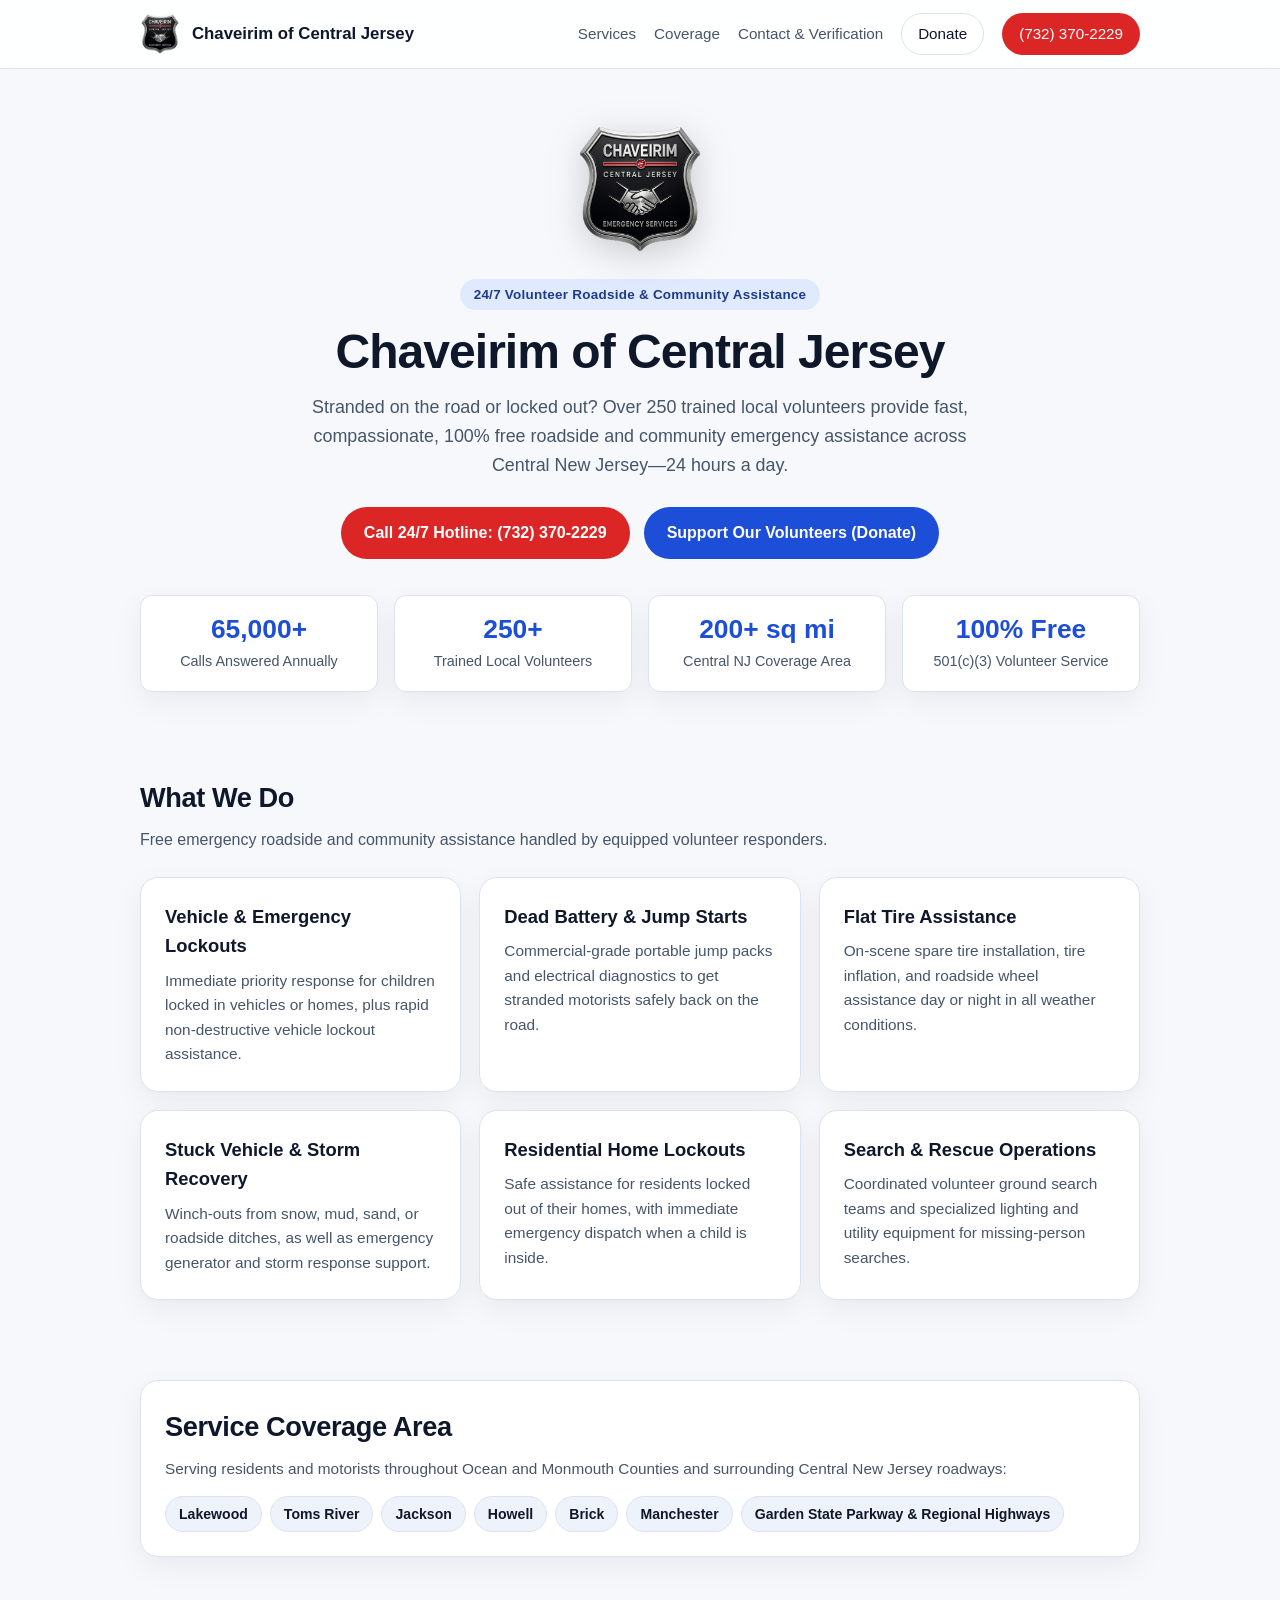
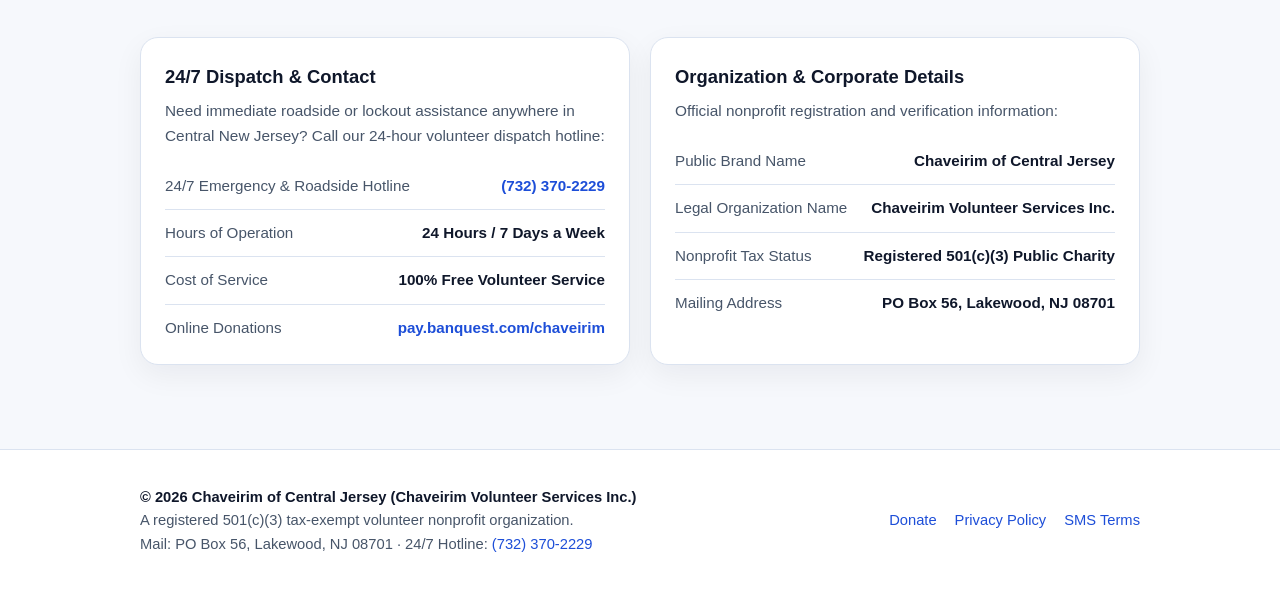
<file: index.html>
<!DOCTYPE html>
<html lang="en">
<head>
  <meta charset="UTF-8">
  <meta name="viewport" content="width=device-width, initial-scale=1.0">
  <title>Chaveirim of Central Jersey — 24/7 Volunteer Roadside &amp; Community Assistance</title>
  <meta name="description" content="Chaveirim of Central Jersey (operated by Chaveirim Volunteer Services Inc., a 501(c)(3) nonprofit) provides free 24/7 volunteer roadside assistance, lockout services, and emergency community support across Central New Jersey. 24-Hour Hotline: (732) 370-2229.">
  <link rel="canonical" href="https://about.cjchaveirim.org/">

  <meta property="og:type" content="website">
  <meta property="og:site_name" content="Chaveirim of Central Jersey">
  <meta property="og:title" content="Chaveirim of Central Jersey — 24/7 Volunteer Roadside &amp; Community Assistance">
  <meta property="og:description" content="Free 24/7 volunteer roadside assistance, lockouts, battery boosts, tire changes, and emergency community response across Central New Jersey.">
  <meta property="og:url" content="https://about.cjchaveirim.org/">
  <meta property="og:image" content="https://about.cjchaveirim.org/assets/og-badge.png">

  <link rel="icon" type="image/png" href="/favicon.png">
  <link rel="icon" type="image/x-icon" href="/favicon.ico">
  <link rel="apple-touch-icon" href="/assets/apple-touch-icon.png">
  <link rel="stylesheet" href="/styles.css">

  <script type="application/ld+json">
  {
    "@context": "https://schema.org",
    "@type": ["EmergencyService", "NGO"],
    "name": "Chaveirim of Central Jersey",
    "alternateName": "CJ Chaveirim",
    "legalName": "Chaveirim Volunteer Services Inc.",
    "nonprofitStatus": "Nonprofit501c3",
    "url": "https://about.cjchaveirim.org/",
    "sameAs": [
      "https://cjchaveirim.org/",
      "https://donate.cjchaveirim.org/"
    ],
    "logo": "https://about.cjchaveirim.org/assets/logo.png",
    "image": "https://about.cjchaveirim.org/assets/og-badge.png",
    "description": "Free 24/7 volunteer roadside assistance and emergency community support serving Ocean and Monmouth Counties in Central New Jersey.",
    "telephone": "+1-732-370-2229",
    "openingHours": "Mo-Su 00:00-23:59",
    "priceRange": "Free",
    "address": {
      "@type": "PostalAddress",
      "postOfficeBoxNumber": "PO Box 56",
      "addressLocality": "Lakewood",
      "addressRegion": "NJ",
      "postalCode": "08701",
      "addressCountry": "US"
    },
    "areaServed": [
      "Lakewood, NJ",
      "Toms River, NJ",
      "Jackson, NJ",
      "Howell, NJ",
      "Brick, NJ",
      "Manchester, NJ",
      "Ocean County, NJ",
      "Monmouth County, NJ"
    ],
    "contactPoint": [
      {
        "@type": "ContactPoint",
        "telephone": "+1-732-370-2229",
        "contactType": "emergency",
        "name": "24/7 Emergency & Roadside Dispatch Hotline",
        "areaServed": "US-NJ",
        "availableLanguage": ["English"]
      }
    ]
  }
  </script>
</head>
<body>
  <header class="site-header">
    <div class="container header-inner">
      <a href="/" class="brand-link">
        <img src="/assets/logo.png" alt="Chaveirim of Central Jersey Shield Logo" width="40" height="40">
        <span>Chaveirim of Central Jersey</span>
      </a>
      <nav class="header-nav" aria-label="Primary Navigation">
        <a href="#services" class="hide-mobile">Services</a>
        <a href="#coverage" class="hide-mobile">Coverage</a>
        <a href="#contact" class="hide-mobile">Contact &amp; Verification</a>
        <a href="https://pay.banquest.com/chaveirim" class="btn btn-outline btn-sm">Donate</a>
        <a href="tel:+17323702229" class="btn btn-emergency btn-sm">(732) 370-2229</a>
      </nav>
    </div>
  </header>

  <main>
    <section class="hero">
      <div class="container">
        <img src="/assets/logo.png" alt="Chaveirim of Central Jersey Official Badge" class="hero-logo" width="128" height="128">
        <div>
          <span class="pill">24/7 Volunteer Roadside &amp; Community Assistance</span>
        </div>
        <h1>Chaveirim of Central Jersey</h1>
        <p class="lead">
          Stranded on the road or locked out? Over 250 trained local volunteers provide fast, compassionate, 100% free roadside and community emergency assistance across Central New Jersey—24 hours a day.
        </p>
        <div class="cta-group">
          <a href="tel:+17323702229" class="btn btn-emergency">Call 24/7 Hotline: (732) 370-2229</a>
          <a href="https://pay.banquest.com/chaveirim" class="btn btn-primary">Support Our Volunteers (Donate)</a>
        </div>

        <div class="stats-grid" aria-label="Organization Statistics">
          <div class="stat-card">
            <div class="stat-value">65,000+</div>
            <div class="stat-label">Calls Answered Annually</div>
          </div>
          <div class="stat-card">
            <div class="stat-value">250+</div>
            <div class="stat-label">Trained Local Volunteers</div>
          </div>
          <div class="stat-card">
            <div class="stat-value">200+ sq mi</div>
            <div class="stat-label">Central NJ Coverage Area</div>
          </div>
          <div class="stat-card">
            <div class="stat-value">100% Free</div>
            <div class="stat-label">501(c)(3) Volunteer Service</div>
          </div>
        </div>
      </div>
    </section>

    <section id="services" class="section">
      <div class="container">
        <div class="section-header">
          <h2>What We Do</h2>
          <p>Free emergency roadside and community assistance handled by equipped volunteer responders.</p>
        </div>
        <div class="cards-grid">
          <div class="card">
            <h3>Vehicle &amp; Emergency Lockouts</h3>
            <p>Immediate priority response for children locked in vehicles or homes, plus rapid non-destructive vehicle lockout assistance.</p>
          </div>
          <div class="card">
            <h3>Dead Battery &amp; Jump Starts</h3>
            <p>Commercial-grade portable jump packs and electrical diagnostics to get stranded motorists safely back on the road.</p>
          </div>
          <div class="card">
            <h3>Flat Tire Assistance</h3>
            <p>On-scene spare tire installation, tire inflation, and roadside wheel assistance day or night in all weather conditions.</p>
          </div>
          <div class="card">
            <h3>Stuck Vehicle &amp; Storm Recovery</h3>
            <p>Winch-outs from snow, mud, sand, or roadside ditches, as well as emergency generator and storm response support.</p>
          </div>
          <div class="card">
            <h3>Residential Home Lockouts</h3>
            <p>Safe assistance for residents locked out of their homes, with immediate emergency dispatch when a child is inside.</p>
          </div>
          <div class="card">
            <h3>Search &amp; Rescue Operations</h3>
            <p>Coordinated volunteer ground search teams and specialized lighting and utility equipment for missing-person searches.</p>
          </div>
        </div>
      </div>
    </section>

    <section id="coverage" class="section">
      <div class="container">
        <div class="card">
          <div class="section-header" style="margin-bottom: 12px;">
            <h2>Service Coverage Area</h2>
            <p>Serving residents and motorists throughout Ocean and Monmouth Counties and surrounding Central New Jersey roadways:</p>
          </div>
          <div class="coverage-tags">
            <span class="tag">Lakewood</span>
            <span class="tag">Toms River</span>
            <span class="tag">Jackson</span>
            <span class="tag">Howell</span>
            <span class="tag">Brick</span>
            <span class="tag">Manchester</span>
            <span class="tag">Garden State Parkway &amp; Regional Highways</span>
          </div>
        </div>
      </div>
    </section>

    <section id="contact" class="section">
      <div class="container">
        <div class="info-split">
          <div class="card">
            <h3>24/7 Dispatch &amp; Contact</h3>
            <p>Need immediate roadside or lockout assistance anywhere in Central New Jersey? Call our 24-hour volunteer dispatch hotline:</p>
            <ul class="detail-list">
              <li>
                <span class="detail-label">24/7 Emergency &amp; Roadside Hotline</span>
                <span class="detail-val"><a href="tel:+17323702229">(732) 370-2229</a></span>
              </li>
              <li>
                <span class="detail-label">Hours of Operation</span>
                <span class="detail-val">24 Hours / 7 Days a Week</span>
              </li>
              <li>
                <span class="detail-label">Cost of Service</span>
                <span class="detail-val">100% Free Volunteer Service</span>
              </li>
              <li>
                <span class="detail-label">Online Donations</span>
                <span class="detail-val"><a href="https://pay.banquest.com/chaveirim">pay.banquest.com/chaveirim</a></span>
              </li>
            </ul>
          </div>

          <div class="card">
            <h3>Organization &amp; Corporate Details</h3>
            <p>Official nonprofit registration and verification information:</p>
            <ul class="detail-list">
              <li>
                <span class="detail-label">Public Brand Name</span>
                <span class="detail-val">Chaveirim of Central Jersey</span>
              </li>
              <li>
                <span class="detail-label">Legal Organization Name</span>
                <span class="detail-val">Chaveirim Volunteer Services Inc.</span>
              </li>
              <li>
                <span class="detail-label">Nonprofit Tax Status</span>
                <span class="detail-val">Registered 501(c)(3) Public Charity</span>
              </li>
              <li>
                <span class="detail-label">Mailing Address</span>
                <span class="detail-val">PO Box 56, Lakewood, NJ 08701</span>
              </li>
            </ul>
          </div>
        </div>
      </div>
    </section>
  </main>

  <footer class="site-footer">
    <div class="container footer-inner">
      <div class="footer-legal">
        <div><strong>&copy; 2026 Chaveirim of Central Jersey (Chaveirim Volunteer Services Inc.)</strong></div>
        <div>A registered 501(c)(3) tax-exempt volunteer nonprofit organization.</div>
        <div>Mail: PO Box 56, Lakewood, NJ 08701 &middot; 24/7 Hotline: <a href="tel:+17323702229">(732) 370-2229</a></div>
      </div>
      <div class="footer-links">
        <a href="https://pay.banquest.com/chaveirim">Donate</a>
        <a href="/privacy/">Privacy Policy</a>
        <a href="/terms/">SMS Terms</a>
      </div>
    </div>
  </footer>
</body>
</html>
</file>
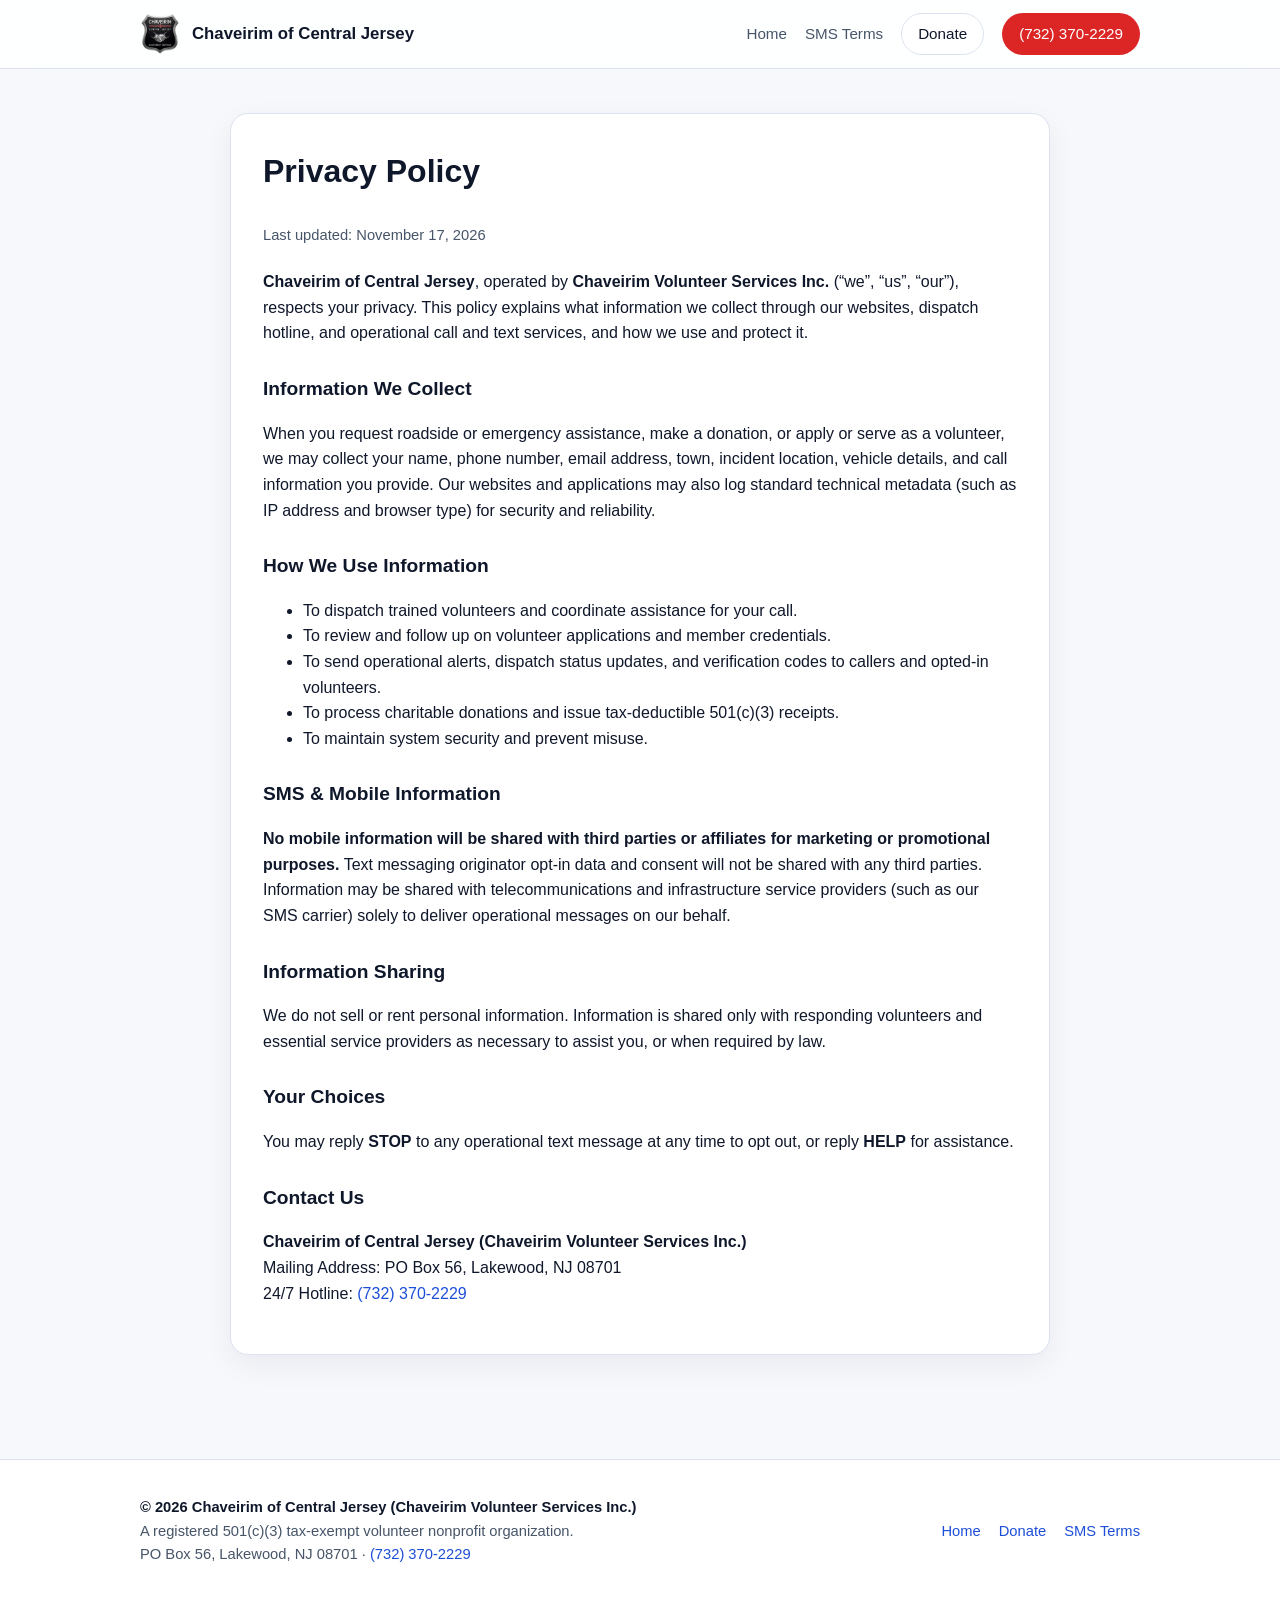
<file: privacy/index.html>
<!DOCTYPE html>
<html lang="en">
<head>
  <meta charset="UTF-8">
  <meta name="viewport" content="width=device-width, initial-scale=1.0">
  <title>Privacy Policy — Chaveirim of Central Jersey</title>
  <meta name="description" content="Privacy Policy for Chaveirim of Central Jersey (operated by Chaveirim Volunteer Services Inc.).">
  <link rel="canonical" href="https://about.cjchaveirim.org/privacy/">
  <link rel="icon" type="image/png" href="/favicon.png">
  <link rel="apple-touch-icon" href="/assets/apple-touch-icon.png">
  <link rel="stylesheet" href="/styles.css">
</head>
<body>
  <header class="site-header">
    <div class="container header-inner">
      <a href="/" class="brand-link">
        <img src="/assets/logo.png" alt="Chaveirim of Central Jersey Shield Logo" width="40" height="40">
        <span>Chaveirim of Central Jersey</span>
      </a>
      <nav class="header-nav" aria-label="Primary Navigation">
        <a href="/">Home</a>
        <a href="/terms/">SMS Terms</a>
        <a href="https://pay.banquest.com/chaveirim" class="btn btn-outline btn-sm">Donate</a>
        <a href="tel:+17323702229" class="btn btn-emergency btn-sm">(732) 370-2229</a>
      </nav>
    </div>
  </header>

  <main class="legal-wrapper">
    <div class="container">
      <article class="legal-card">
        <h1>Privacy Policy</h1>
        <div class="legal-meta">Last updated: November 17, 2026</div>

        <p>
          <strong>Chaveirim of Central Jersey</strong>, operated by <strong>Chaveirim Volunteer Services Inc.</strong> (&ldquo;we&rdquo;, &ldquo;us&rdquo;, &ldquo;our&rdquo;), respects your privacy. This policy explains what information we collect through our websites, dispatch hotline, and operational call and text services, and how we use and protect it.
        </p>

        <h2>Information We Collect</h2>
        <p>
          When you request roadside or emergency assistance, make a donation, or apply or serve as a volunteer, we may collect your name, phone number, email address, town, incident location, vehicle details, and call information you provide. Our websites and applications may also log standard technical metadata (such as IP address and browser type) for security and reliability.
        </p>

        <h2>How We Use Information</h2>
        <ul>
          <li>To dispatch trained volunteers and coordinate assistance for your call.</li>
          <li>To review and follow up on volunteer applications and member credentials.</li>
          <li>To send operational alerts, dispatch status updates, and verification codes to callers and opted-in volunteers.</li>
          <li>To process charitable donations and issue tax-deductible 501(c)(3) receipts.</li>
          <li>To maintain system security and prevent misuse.</li>
        </ul>

        <h2>SMS &amp; Mobile Information</h2>
        <p>
          <strong>No mobile information will be shared with third parties or affiliates for marketing or promotional purposes.</strong> Text messaging originator opt-in data and consent will not be shared with any third parties. Information may be shared with telecommunications and infrastructure service providers (such as our SMS carrier) solely to deliver operational messages on our behalf.
        </p>

        <h2>Information Sharing</h2>
        <p>
          We do not sell or rent personal information. Information is shared only with responding volunteers and essential service providers as necessary to assist you, or when required by law.
        </p>

        <h2>Your Choices</h2>
        <p>
          You may reply <strong>STOP</strong> to any operational text message at any time to opt out, or reply <strong>HELP</strong> for assistance.
        </p>

        <h2>Contact Us</h2>
        <p>
          <strong>Chaveirim of Central Jersey (Chaveirim Volunteer Services Inc.)</strong><br>
          Mailing Address: PO Box 56, Lakewood, NJ 08701<br>
          24/7 Hotline: <a href="tel:+17323702229">(732) 370-2229</a>
        </p>
      </article>
    </div>
  </main>

  <footer class="site-footer">
    <div class="container footer-inner">
      <div class="footer-legal">
        <div><strong>&copy; 2026 Chaveirim of Central Jersey (Chaveirim Volunteer Services Inc.)</strong></div>
        <div>A registered 501(c)(3) tax-exempt volunteer nonprofit organization.</div>
        <div>PO Box 56, Lakewood, NJ 08701 &middot; <a href="tel:+17323702229">(732) 370-2229</a></div>
      </div>
      <div class="footer-links">
        <a href="/">Home</a>
        <a href="https://pay.banquest.com/chaveirim">Donate</a>
        <a href="/terms/">SMS Terms</a>
      </div>
    </div>
  </footer>
</body>
</html>
</file>
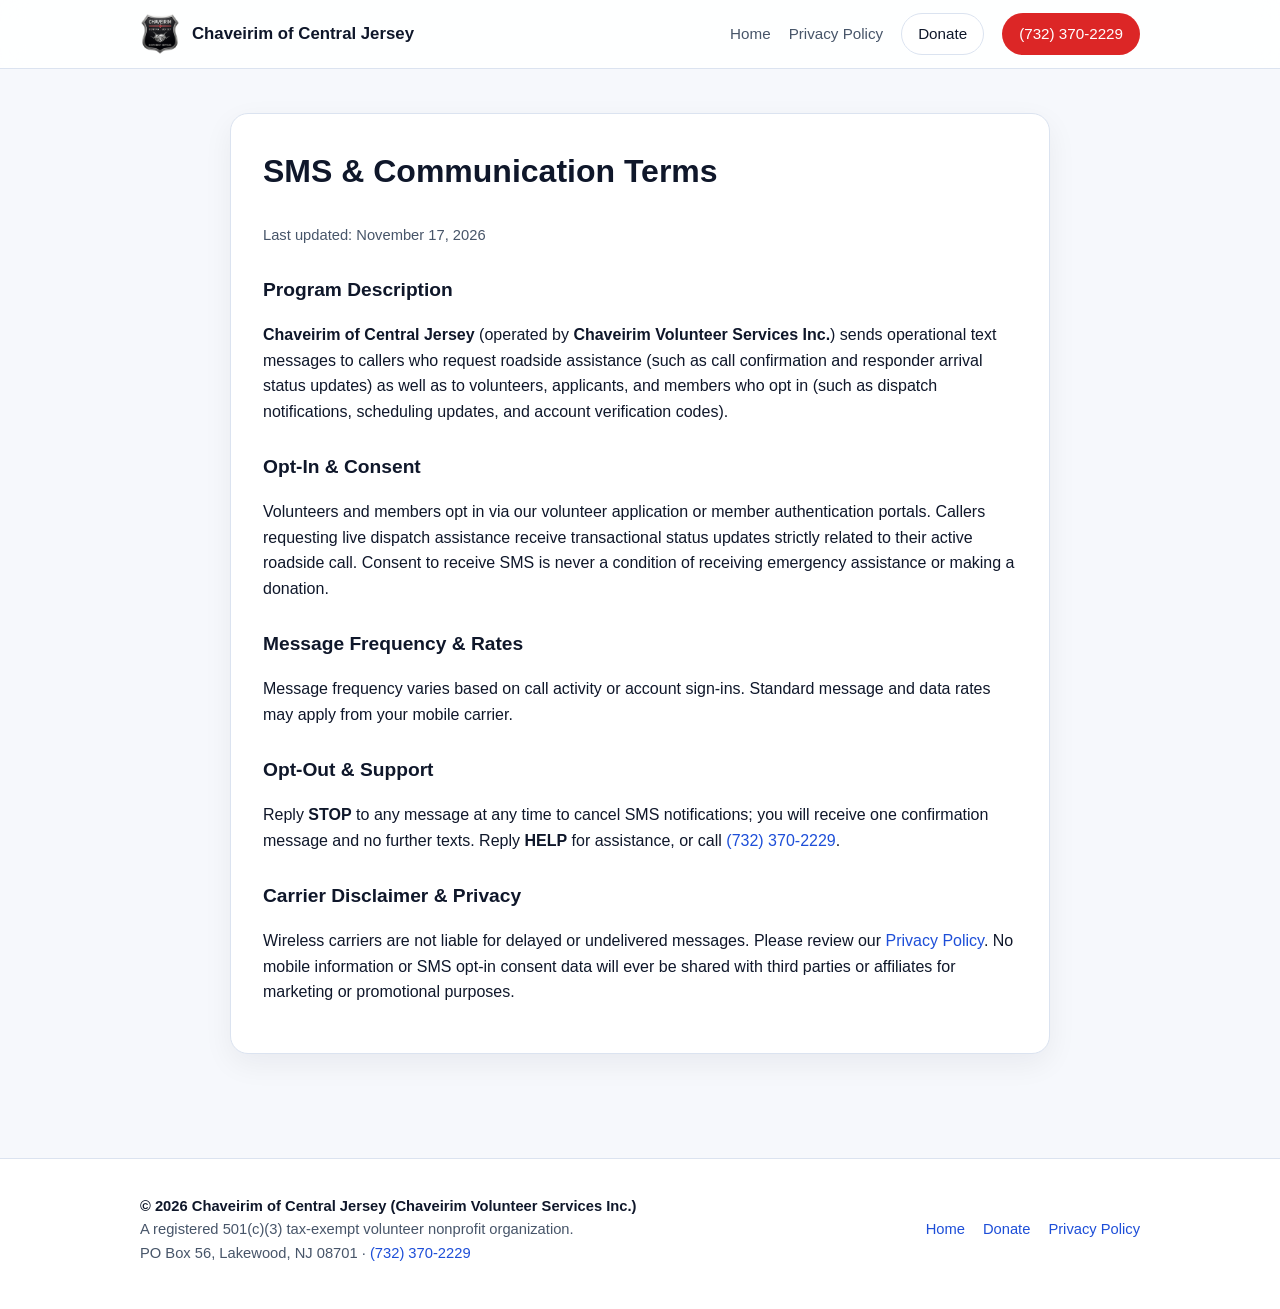
<file: terms/index.html>
<!DOCTYPE html>
<html lang="en">
<head>
  <meta charset="UTF-8">
  <meta name="viewport" content="width=device-width, initial-scale=1.0">
  <title>SMS &amp; Communication Terms — Chaveirim of Central Jersey</title>
  <meta name="description" content="SMS and Operational Communication Terms for Chaveirim of Central Jersey (operated by Chaveirim Volunteer Services Inc.).">
  <link rel="canonical" href="https://about.cjchaveirim.org/terms/">
  <link rel="icon" type="image/png" href="/favicon.png">
  <link rel="apple-touch-icon" href="/assets/apple-touch-icon.png">
  <link rel="stylesheet" href="/styles.css">
</head>
<body>
  <header class="site-header">
    <div class="container header-inner">
      <a href="/" class="brand-link">
        <img src="/assets/logo.png" alt="Chaveirim of Central Jersey Shield Logo" width="40" height="40">
        <span>Chaveirim of Central Jersey</span>
      </a>
      <nav class="header-nav" aria-label="Primary Navigation">
        <a href="/">Home</a>
        <a href="/privacy/">Privacy Policy</a>
        <a href="https://pay.banquest.com/chaveirim" class="btn btn-outline btn-sm">Donate</a>
        <a href="tel:+17323702229" class="btn btn-emergency btn-sm">(732) 370-2229</a>
      </nav>
    </div>
  </header>

  <main class="legal-wrapper">
    <div class="container">
      <article class="legal-card">
        <h1>SMS &amp; Communication Terms</h1>
        <div class="legal-meta">Last updated: November 17, 2026</div>

        <h2>Program Description</h2>
        <p>
          <strong>Chaveirim of Central Jersey</strong> (operated by <strong>Chaveirim Volunteer Services Inc.</strong>) sends operational text messages to callers who request roadside assistance (such as call confirmation and responder arrival status updates) as well as to volunteers, applicants, and members who opt in (such as dispatch notifications, scheduling updates, and account verification codes).
        </p>

        <h2>Opt-In &amp; Consent</h2>
        <p>
          Volunteers and members opt in via our volunteer application or member authentication portals. Callers requesting live dispatch assistance receive transactional status updates strictly related to their active roadside call. Consent to receive SMS is never a condition of receiving emergency assistance or making a donation.
        </p>

        <h2>Message Frequency &amp; Rates</h2>
        <p>
          Message frequency varies based on call activity or account sign-ins. Standard message and data rates may apply from your mobile carrier.
        </p>

        <h2>Opt-Out &amp; Support</h2>
        <p>
          Reply <strong>STOP</strong> to any message at any time to cancel SMS notifications; you will receive one confirmation message and no further texts. Reply <strong>HELP</strong> for assistance, or call <a href="tel:+17323702229">(732) 370-2229</a>.
        </p>

        <h2>Carrier Disclaimer &amp; Privacy</h2>
        <p>
          Wireless carriers are not liable for delayed or undelivered messages. Please review our <a href="/privacy/">Privacy Policy</a>. No mobile information or SMS opt-in consent data will ever be shared with third parties or affiliates for marketing or promotional purposes.
        </p>
      </article>
    </div>
  </main>

  <footer class="site-footer">
    <div class="container footer-inner">
      <div class="footer-legal">
        <div><strong>&copy; 2026 Chaveirim of Central Jersey (Chaveirim Volunteer Services Inc.)</strong></div>
        <div>A registered 501(c)(3) tax-exempt volunteer nonprofit organization.</div>
        <div>PO Box 56, Lakewood, NJ 08701 &middot; <a href="tel:+17323702229">(732) 370-2229</a></div>
      </div>
      <div class="footer-links">
        <a href="/">Home</a>
        <a href="https://pay.banquest.com/chaveirim">Donate</a>
        <a href="/privacy/">Privacy Policy</a>
      </div>
    </div>
  </footer>
</body>
</html>
</file>
<file: styles.css>
:root {
  color-scheme: light dark;
  --bg: #f6f8fc;
  --bg-elevated: #ffffff;
  --bg-subtle: #eef3fb;
  --text: #0f172a;
  --text-muted: #475569;
  --border: #dbe3f0;
  --primary: #1d4ed8;
  --primary-hover: #1e40af;
  --primary-contrast: #ffffff;
  --accent-red: #dc2626;
  --accent-red-hover: #b91c1c;
  --badge-bg: #e0eaff;
  --badge-text: #1e3a8a;
  --shadow: 0 10px 30px rgba(15, 23, 42, 0.06);
  --radius-lg: 18px;
  --radius-md: 12px;
}

@media (prefers-color-scheme: dark) {
  :root {
    --bg: #080f1e;
    --bg-elevated: #111b2e;
    --bg-subtle: #16233b;
    --text: #f1f5f9;
    --text-muted: #94a3b8;
    --border: #23324d;
    --primary: #3b82f6;
    --primary-hover: #2563eb;
    --primary-contrast: #ffffff;
    --accent-red: #ef4444;
    --accent-red-hover: #dc2626;
    --badge-bg: rgba(59, 130, 246, 0.16);
    --badge-text: #93c5fd;
    --shadow: 0 14px 36px rgba(0, 0, 0, 0.35);
  }
}

*,
*::before,
*::after {
  box-sizing: border-box;
}

html {
  scroll-behavior: smooth;
  -webkit-text-size-adjust: 100%;
}

body {
  margin: 0;
  font-family: -apple-system, BlinkMacSystemFont, "Segoe UI", Roboto, "Helvetica Neue", Arial, sans-serif;
  background-color: var(--bg);
  color: var(--text);
  line-height: 1.6;
}

a {
  color: var(--primary);
  text-decoration: none;
}

a:hover {
  text-decoration: underline;
}

.container {
  width: 100%;
  max-width: 1040px;
  margin: 0 auto;
  padding: 0 20px;
}

/* Header */
.site-header {
  position: sticky;
  top: 0;
  z-index: 20;
  background: color-mix(in srgb, var(--bg-elevated) 88%, transparent);
  backdrop-filter: blur(12px);
  -webkit-backdrop-filter: blur(12px);
  border-bottom: 1px solid var(--border);
}

.header-inner {
  display: flex;
  align-items: center;
  justify-content: space-between;
  gap: 16px;
  min-height: 68px;
}

.brand-link {
  display: flex;
  align-items: center;
  gap: 12px;
  color: var(--text);
  font-weight: 700;
  font-size: 1.05rem;
  text-decoration: none;
}

.brand-link:hover {
  text-decoration: none;
}

.brand-link img {
  width: 40px;
  height: 40px;
  object-fit: contain;
}

.header-nav {
  display: flex;
  align-items: center;
  gap: 18px;
  flex-wrap: wrap;
}

.header-nav a {
  color: var(--text-muted);
  font-weight: 500;
  font-size: 0.95rem;
}

.header-nav a:hover {
  color: var(--text);
  text-decoration: none;
}

.btn {
  display: inline-flex;
  align-items: center;
  justify-content: center;
  gap: 8px;
  padding: 12px 22px;
  border-radius: 999px;
  font-weight: 700;
  font-size: 1rem;
  text-decoration: none !important;
  transition: transform 0.15s ease, background-color 0.15s ease;
  border: 1px solid transparent;
}

.btn:active {
  transform: scale(0.98);
}

.btn-sm {
  padding: 8px 16px;
  font-size: 0.9rem;
}

.btn-emergency {
  background-color: var(--accent-red);
  color: #ffffff !important;
}

.btn-emergency:hover {
  background-color: var(--accent-red-hover);
}

.btn-primary {
  background-color: var(--primary);
  color: var(--primary-contrast) !important;
}

.btn-primary:hover {
  background-color: var(--primary-hover);
}

.btn-outline {
  background-color: var(--bg-elevated);
  color: var(--text) !important;
  border-color: var(--border);
}

.btn-outline:hover {
  background-color: var(--bg-subtle);
}

/* Hero */
.hero {
  padding: 56px 0 44px;
  text-align: center;
}

.hero-logo {
  width: 128px;
  height: 128px;
  object-fit: contain;
  margin-bottom: 18px;
  filter: drop-shadow(0 8px 18px rgba(0, 0, 0, 0.18));
}

.pill {
  display: inline-block;
  padding: 5px 14px;
  border-radius: 999px;
  background-color: var(--badge-bg);
  color: var(--badge-text);
  font-size: 0.84rem;
  font-weight: 700;
  letter-spacing: 0.02em;
  margin-bottom: 14px;
}

.hero h1 {
  margin: 0 auto 14px;
  font-size: clamp(2rem, 4.5vw, 3rem);
  line-height: 1.15;
  letter-spacing: -0.02em;
  max-width: 780px;
}

.hero p.lead {
  margin: 0 auto 28px;
  max-width: 680px;
  font-size: 1.12rem;
  color: var(--text-muted);
}

.cta-group {
  display: flex;
  flex-wrap: wrap;
  justify-content: center;
  gap: 14px;
  margin-bottom: 36px;
}

/* Stats Strip */
.stats-grid {
  display: grid;
  grid-template-columns: repeat(auto-fit, minmax(190px, 1fr));
  gap: 16px;
  margin-top: 12px;
}

.stat-card {
  background: var(--bg-elevated);
  border: 1px solid var(--border);
  border-radius: var(--radius-md);
  padding: 18px 16px;
  box-shadow: var(--shadow);
}

.stat-value {
  font-size: 1.65rem;
  font-weight: 800;
  color: var(--primary);
  line-height: 1.2;
}

.stat-label {
  font-size: 0.9rem;
  color: var(--text-muted);
  margin-top: 4px;
}

/* Sections */
.section {
  padding: 40px 0;
}

.section-header {
  margin-bottom: 24px;
}

.section-header h2 {
  margin: 0 0 8px;
  font-size: 1.7rem;
  letter-spacing: -0.015em;
}

.section-header p {
  margin: 0;
  color: var(--text-muted);
}

.cards-grid {
  display: grid;
  grid-template-columns: repeat(auto-fit, minmax(290px, 1fr));
  gap: 18px;
}

.card {
  background: var(--bg-elevated);
  border: 1px solid var(--border);
  border-radius: var(--radius-lg);
  padding: 24px;
  box-shadow: var(--shadow);
}

.card h3 {
  margin: 0 0 8px;
  font-size: 1.15rem;
}

.card p {
  margin: 0;
  color: var(--text-muted);
  font-size: 0.96rem;
}

/* Two-column info cards */
.info-split {
  display: grid;
  grid-template-columns: repeat(auto-fit, minmax(320px, 1fr));
  gap: 20px;
}

.detail-list {
  list-style: none;
  padding: 0;
  margin: 14px 0 0;
}

.detail-list li {
  display: flex;
  justify-content: space-between;
  align-items: baseline;
  gap: 14px;
  padding: 11px 0;
  border-bottom: 1px solid var(--border);
  font-size: 0.95rem;
}

.detail-list li:last-child {
  border-bottom: none;
  padding-bottom: 0;
}

.detail-label {
  color: var(--text-muted);
  font-weight: 500;
}

.detail-val {
  font-weight: 600;
  text-align: right;
}

.coverage-tags {
  display: flex;
  flex-wrap: wrap;
  gap: 8px;
  margin-top: 14px;
}

.tag {
  background: var(--bg-subtle);
  border: 1px solid var(--border);
  border-radius: 999px;
  padding: 6px 13px;
  font-size: 0.88rem;
  font-weight: 600;
}

/* Legal / Policy pages */
.legal-wrapper {
  padding: 44px 0 60px;
}

.legal-card {
  background: var(--bg-elevated);
  border: 1px solid var(--border);
  border-radius: var(--radius-lg);
  padding: 32px;
  box-shadow: var(--shadow);
  max-width: 820px;
  margin: 0 auto;
}

.legal-card h1 {
  margin-top: 0;
  font-size: 2rem;
}

.legal-card h2 {
  margin-top: 28px;
  margin-bottom: 8px;
  font-size: 1.2rem;
}

.legal-meta {
  color: var(--text-muted);
  font-size: 0.92rem;
  margin-bottom: 22px;
}

/* Footer */
.site-footer {
  margin-top: 44px;
  padding: 36px 0 44px;
  border-top: 1px solid var(--border);
  background: var(--bg-elevated);
  font-size: 0.92rem;
  color: var(--text-muted);
}

.footer-inner {
  display: flex;
  flex-wrap: wrap;
  justify-content: space-between;
  gap: 24px;
}

.footer-legal {
  max-width: 620px;
}

.footer-legal strong {
  color: var(--text);
}

.footer-links {
  display: flex;
  flex-wrap: wrap;
  gap: 18px;
  align-items: center;
}

@media (max-width: 640px) {
  .header-nav .hide-mobile {
    display: none;
  }
  .detail-list li {
    flex-direction: column;
    gap: 2px;
  }
  .detail-val {
    text-align: left;
  }
  .legal-card {
    padding: 22px;
  }
}
</file>
